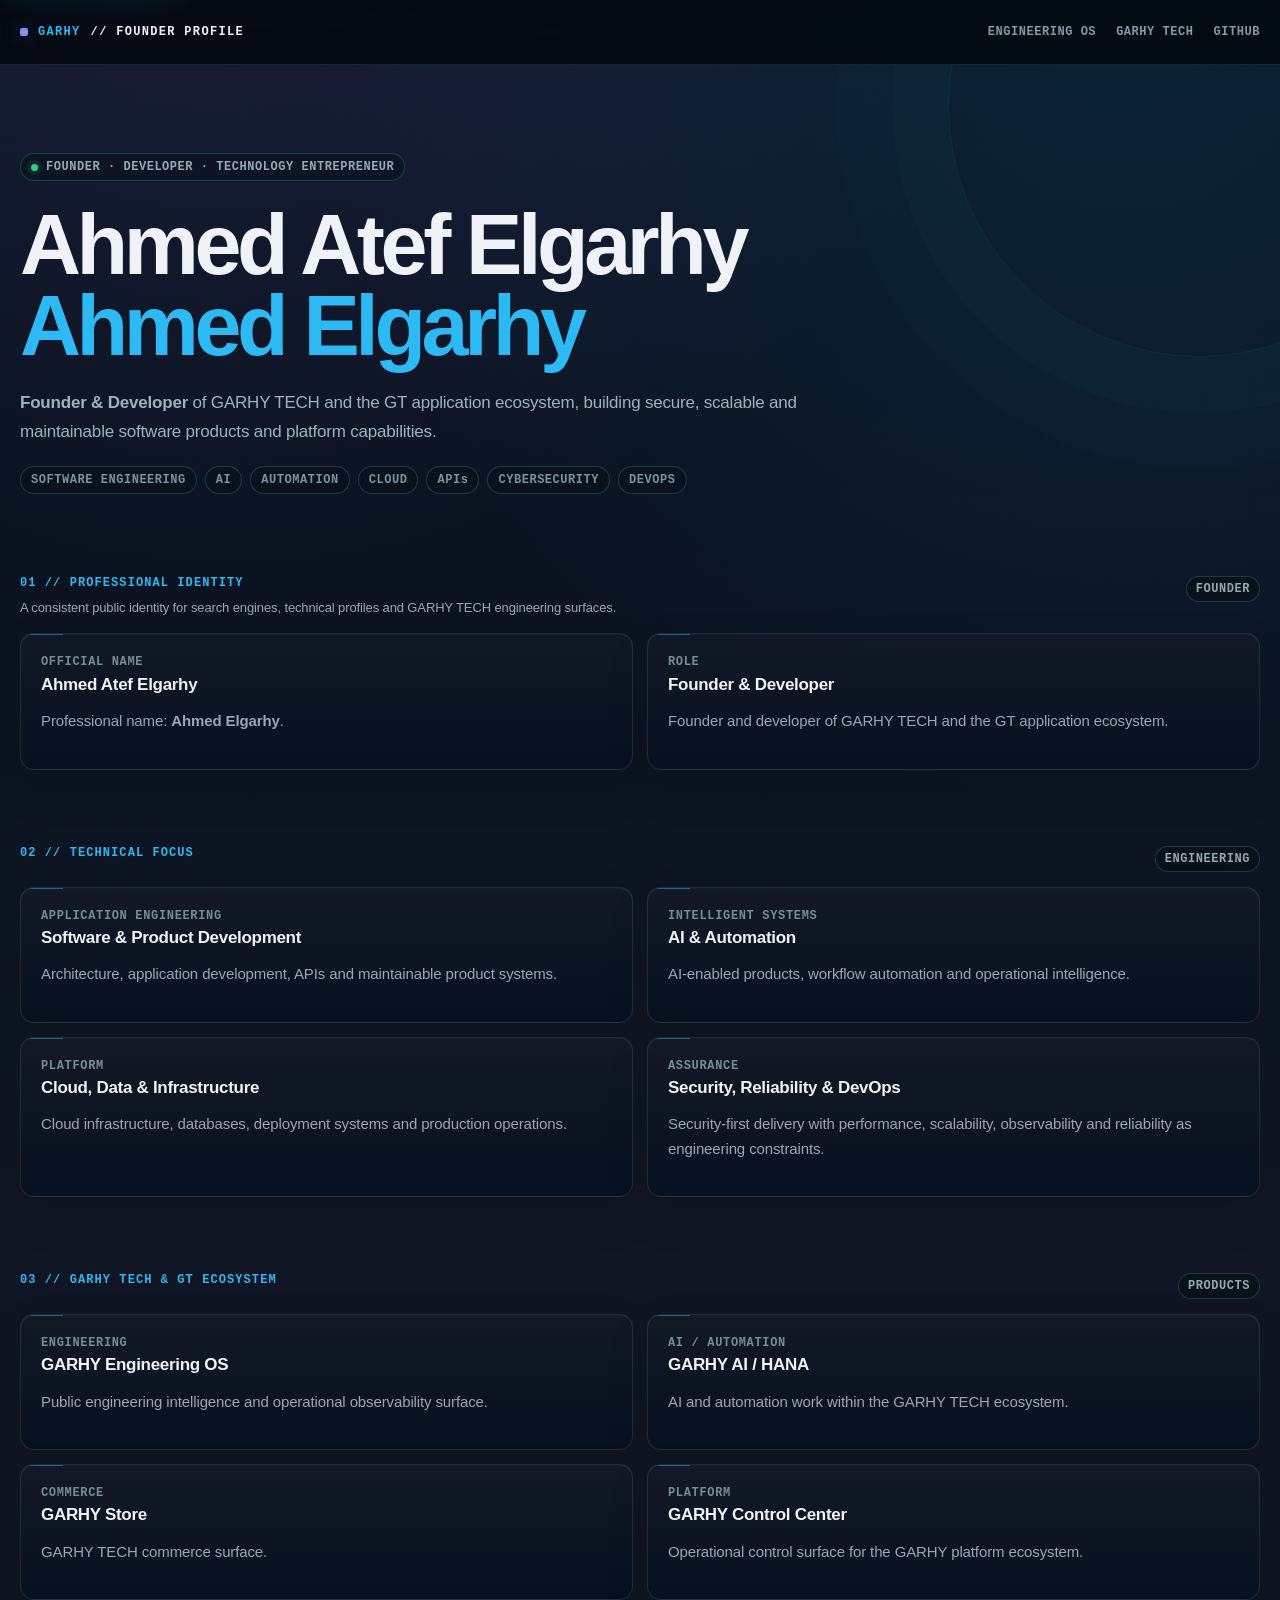
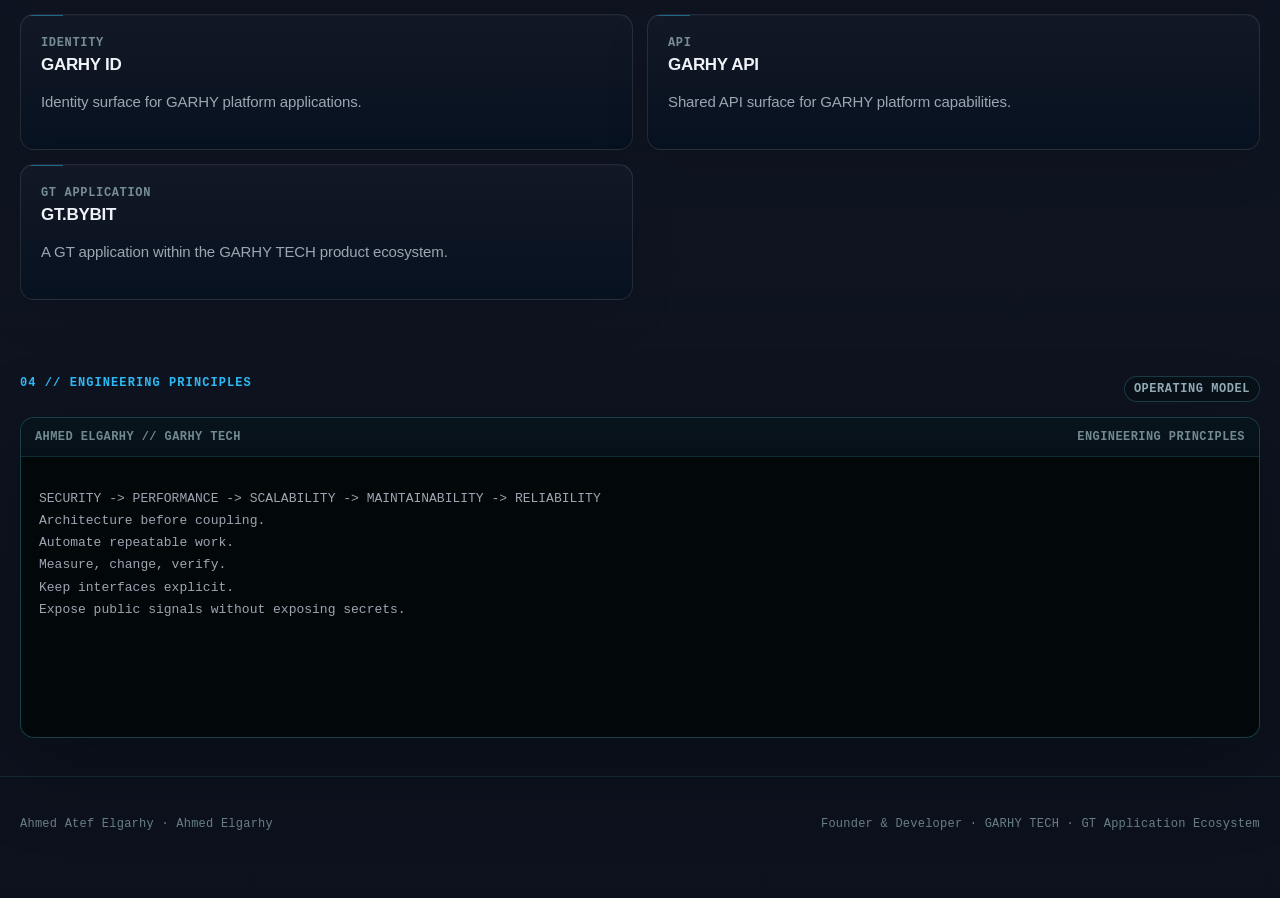
<file: docs/ahmed-elgarhy.html>
<!doctype html>
<html lang="en">
<head>
<meta charset="utf-8" />
<meta name="viewport" content="width=device-width,initial-scale=1,viewport-fit=cover" />
<meta name="theme-color" content="#03070a" />
<meta name="color-scheme" content="dark" />
<meta name="author" content="Ahmed Atef Elgarhy" />
<meta name="description" content="Official founder profile for Ahmed Atef Elgarhy, professionally known as Ahmed Elgarhy, Founder & Developer of GARHY TECH and the GT application ecosystem." />
<meta http-equiv="Content-Security-Policy" content="default-src 'self'; img-src 'self' data: https://raw.githubusercontent.com; style-src 'self'; script-src 'self'; connect-src 'self'; base-uri 'self'; form-action 'none'; frame-ancestors 'none'; upgrade-insecure-requests" />
<meta property="og:title" content="Ahmed Atef Elgarhy | Founder & Developer of GARHY TECH" />
<meta property="og:description" content="Founder & Developer of GARHY TECH and the GT application ecosystem, focused on software engineering, AI, automation, cloud, APIs, cybersecurity and DevOps." />
<meta property="og:type" content="profile" />
<meta property="og:url" content="https://garhy.tech/ahmed-elgarhy" />
<meta property="og:site_name" content="GARHY TECH" />
<meta name="twitter:card" content="summary" />
<link rel="canonical" href="https://garhy.tech/ahmed-elgarhy" />
<link rel="icon" href="./icon.svg" type="image/svg+xml" />
<link rel="stylesheet" href="./styles.css" />
<title>Ahmed Atef Elgarhy | Founder & Developer of GARHY TECH</title>
</head>
<body>
<a class="skip" href="#main">Skip to founder profile</a>
<header class="top"><div class="wrap nav"><a class="brand" href="./" aria-label="GARHY Engineering OS home"><b>GARHY</b> // FOUNDER PROFILE</a><nav class="navlinks" aria-label="Primary"><a href="./">ENGINEERING OS</a><a href="https://garhy.tech">GARHY TECH</a><a href="https://github.com/Garhy-tech">GITHUB</a></nav></div></header>

<main id="main" itemscope itemtype="https://schema.org/Person">
<meta itemprop="alternateName" content="Ahmed Elgarhy" />
<link itemprop="url" href="https://garhy.tech/ahmed-elgarhy" />
<link itemprop="sameAs" href="https://github.com/Garhy-tech" />

<section class="hero"><div class="wrap">
<div class="eyebrow"><span class="dot"></span> FOUNDER · DEVELOPER · TECHNOLOGY ENTREPRENEUR</div>
<h1 itemprop="name">Ahmed Atef Elgarhy<br><span class="accent">Ahmed Elgarhy</span></h1>
<p class="lead"><strong itemprop="jobTitle">Founder & Developer</strong> of <span itemprop="worksFor" itemscope itemtype="https://schema.org/Organization"><a itemprop="url" href="https://garhy.tech"><span itemprop="name">GARHY TECH</span></a></span> and the GT application ecosystem, building secure, scalable and maintainable software products and platform capabilities.</p>
<div class="statusbar"><span class="chip">SOFTWARE ENGINEERING</span><span class="chip">AI</span><span class="chip">AUTOMATION</span><span class="chip">CLOUD</span><span class="chip">APIs</span><span class="chip">CYBERSECURITY</span><span class="chip">DEVOPS</span></div>
</div></section>

<section class="section"><div class="wrap">
<div class="sectionhead"><div><h2>01 // PROFESSIONAL IDENTITY</h2><p class="muted">A consistent public identity for search engines, technical profiles and GARHY TECH engineering surfaces.</p></div><span class="sectiontag">FOUNDER</span></div>
<div class="grid intel">
<article class="card"><div class="label">OFFICIAL NAME</div><h3>Ahmed Atef Elgarhy</h3><p class="muted">Professional name: <strong>Ahmed Elgarhy</strong>.</p></article>
<article class="card"><div class="label">ROLE</div><h3>Founder & Developer</h3><p class="muted">Founder and developer of GARHY TECH and the GT application ecosystem.</p></article>
</div>
</div></section>

<section class="section"><div class="wrap">
<div class="sectionhead"><h2>02 // TECHNICAL FOCUS</h2><span class="sectiontag">ENGINEERING</span></div>
<div class="grid telemetry">
<article class="card"><div class="label">APPLICATION ENGINEERING</div><h3>Software & Product Development</h3><p class="muted">Architecture, application development, APIs and maintainable product systems.</p></article>
<article class="card"><div class="label">INTELLIGENT SYSTEMS</div><h3>AI & Automation</h3><p class="muted">AI-enabled products, workflow automation and operational intelligence.</p></article>
<article class="card"><div class="label">PLATFORM</div><h3>Cloud, Data & Infrastructure</h3><p class="muted">Cloud infrastructure, databases, deployment systems and production operations.</p></article>
<article class="card"><div class="label">ASSURANCE</div><h3>Security, Reliability & DevOps</h3><p class="muted">Security-first delivery with performance, scalability, observability and reliability as engineering constraints.</p></article>
</div>
</div></section>

<section class="section"><div class="wrap">
<div class="sectionhead"><h2>03 // GARHY TECH & GT ECOSYSTEM</h2><span class="sectiontag">PRODUCTS</span></div>
<div class="grid registry">
<article class="card"><div class="label">ENGINEERING</div><h3><a href="./">GARHY Engineering OS</a></h3><p class="muted">Public engineering intelligence and operational observability surface.</p></article>
<article class="card"><div class="label">AI / AUTOMATION</div><h3><a href="https://github.com/Garhy-tech/garhy-gpt-oss-cloud">GARHY AI / HANA</a></h3><p class="muted">AI and automation work within the GARHY TECH ecosystem.</p></article>
<article class="card"><div class="label">COMMERCE</div><h3><a href="https://store.garhy.tech">GARHY Store</a></h3><p class="muted">GARHY TECH commerce surface.</p></article>
<article class="card"><div class="label">PLATFORM</div><h3><a href="https://app.garhy.tech">GARHY Control Center</a></h3><p class="muted">Operational control surface for the GARHY platform ecosystem.</p></article>
<article class="card"><div class="label">IDENTITY</div><h3><a href="https://id.garhy.tech">GARHY ID</a></h3><p class="muted">Identity surface for GARHY platform applications.</p></article>
<article class="card"><div class="label">API</div><h3><a href="https://api.garhy.tech">GARHY API</a></h3><p class="muted">Shared API surface for GARHY platform capabilities.</p></article>
<article class="card"><div class="label">GT APPLICATION</div><h3><a href="https://bybit.garhy.tech">GT.BYBIT</a></h3><p class="muted">A GT application within the GARHY TECH product ecosystem.</p></article>
</div>
</div></section>

<section class="section"><div class="wrap">
<div class="sectionhead"><h2>04 // ENGINEERING PRINCIPLES</h2><span class="sectiontag">OPERATING MODEL</span></div>
<div class="terminal"><div class="termhead"><span>AHMED ELGARHY // GARHY TECH</span><span>ENGINEERING PRINCIPLES</span></div><div class="screen"><pre class="muted helptext">SECURITY -> PERFORMANCE -> SCALABILITY -> MAINTAINABILITY -> RELIABILITY
Architecture before coupling.
Automate repeatable work.
Measure, change, verify.
Keep interfaces explicit.
Expose public signals without exposing secrets.</pre></div></div>
</div></section>
</main>

<footer class="footer"><div class="wrap footerrow"><span>Ahmed Atef Elgarhy · Ahmed Elgarhy</span><span>Founder & Developer · GARHY TECH · GT Application Ecosystem</span></div></footer>
</body>
</html>
</file>
<file: docs/styles.css>
:root{
  --font-ui:Inter,"Segoe UI Variable","Segoe UI",Roboto,Helvetica,Arial,sans-serif;
  --font-mono:"Cascadia Code","SFMono-Regular",Consolas,"Liberation Mono",Menlo,monospace;
  --fs-xs:.75rem;
  --fs-sm:.8125rem;
  --fs-base:.9375rem;
  --fs-md:1.0625rem;
  --fs-lg:1.25rem;
  --fs-xl:1.75rem;
  --fs-display:clamp(3.25rem,6.6vw,5.75rem);
  --lh-tight:.96;
  --lh-heading:1.15;
  --lh-body:1.62;
  --lh-code:1.7;
  --track-tight:-.035em;
  --track-body:-.008em;
  --track-code:.055em;
  --bg:oklch(0.18 0.025 265);
  --bg-2:oklch(0.2 0.028 265);
  --surface:color-mix(in oklab,oklch(0.215 0.028 265) 92%,transparent);
  --surface-2:color-mix(in oklab,#07111F 94%,transparent);
  --line:oklch(1 0 0 / 10%);
  --line-strong:color-mix(in oklab,oklch(0.74 0.14 232) 42%,transparent);
  --text:oklch(0.96 0.008 265);
  --muted:oklch(0.72 0.02 265);
  --muted-2:oklch(0.62 0.02 265);
  --cyan:oklch(0.74 0.14 232);
  --green:#75e4a0;
  --amber:oklch(0.8 0.11 85);
  --red:#ff777c;
  --purple:oklch(0.68 0.17 298);--primary:oklch(0.7 0.15 255);--gold:oklch(0.8 0.11 85);--radius:14px;
}

html{scroll-behavior:smooth;color-scheme:dark}
*{box-sizing:border-box}
::selection{background:#0ea5b7;color:#f8feff}
body{
  margin:0;
  min-height:100vh;
  background:radial-gradient(circle at 18% -10%,color-mix(in oklab,var(--purple) 15%,transparent),transparent 28%),radial-gradient(circle at 88% 0,color-mix(in oklab,var(--cyan) 11%,transparent),transparent 30%),linear-gradient(180deg,#07111F 0%,var(--bg-2) 48%,var(--bg) 100%);
  color:var(--text);
  font-family:var(--font-ui);
  font-size:var(--fs-base);
  font-weight:400;
  line-height:var(--lh-body);
  letter-spacing:var(--track-body);
  -webkit-font-smoothing:antialiased;
  -moz-osx-font-smoothing:grayscale;
  text-rendering:optimizeLegibility;
  font-synthesis:none;
}
body:before{
  content:"";
  position:fixed;
  inset:0;
  z-index:-1;
  pointer-events:none;
  background-image:linear-gradient(rgba(114,244,255,.025) 1px,transparent 1px),linear-gradient(90deg,rgba(114,244,255,.02) 1px,transparent 1px);
  background-size:48px 48px;
  mask-image:linear-gradient(to bottom,rgba(0,0,0,.48),transparent 82%);
}
a{color:inherit;text-decoration:none}
button,input{font:inherit}

.brand,.navlinks,.eyebrow,.pill,.chip,.sectiontag,.healthbar,.label,.meta,.section h2,.metricrow strong,.policyline strong,.copilot-presets button,.copilot-answer,.termhead,.screen,.inputrow input,.footer{
  font-family:var(--font-mono);
  font-variant-numeric:tabular-nums;
}

.skip{
  position:fixed;
  inset:10px auto auto 10px;
  z-index:1000;
  transform:translateY(-180%);
  padding:10px 14px;
  border:1px solid #2b7786;
  border-radius:9px;
  background:#8af7ff;
  color:#021015;
  font-size:var(--fs-sm);
  font-weight:700;
  box-shadow:0 12px 40px rgba(0,229,255,.2);
}
.skip:focus{transform:none}
.wrap{width:min(1240px,calc(100% - 32px));margin-inline:auto}

.top{
  position:sticky;
  top:0;
  z-index:20;
  background:rgba(3,7,10,.82);
  border-bottom:1px solid rgba(97,211,230,.15);
  backdrop-filter:blur(18px) saturate(135%);
  -webkit-backdrop-filter:blur(18px) saturate(135%);
}
.nav{min-height:64px;display:flex;align-items:center;justify-content:space-between;gap:24px}
.brand{
  display:inline-flex;
  align-items:center;
  gap:10px;
  font-size:var(--fs-xs);
  font-weight:700;
  line-height:1;
  letter-spacing:.11em;
}
.brand:before{content:"";width:8px;height:8px;border-radius:2px;background:linear-gradient(135deg,var(--primary),var(--purple));box-shadow:0 0 18px color-mix(in oklab,var(--cyan) 45%,transparent)}
.brand b,.accent,h2{color:var(--cyan)}
.navlinks{display:flex;gap:20px;font-size:var(--fs-xs);font-weight:600;line-height:1;letter-spacing:.045em;color:#849aa4}
.navlinks a{position:relative;padding:8px 0;transition:color .16s ease}
.navlinks a:after{content:"";position:absolute;left:0;right:100%;bottom:0;height:1px;background:var(--cyan);transition:right .16s ease}
.navlinks a:hover,.navlinks a:focus-visible{color:#e9fcff}
.navlinks a:hover:after,.navlinks a:focus-visible:after{right:0}

.hero{position:relative;padding:88px 0 44px;overflow:hidden}
.hero:after{content:"";position:absolute;width:500px;height:500px;right:-170px;top:-210px;border:1px solid rgba(114,244,255,.07);border-radius:50%;box-shadow:0 0 0 56px rgba(114,244,255,.016),0 0 0 112px rgba(114,244,255,.01);pointer-events:none}
h1{
  max-width:1000px;
  margin:24px 0 22px;
  font-family:var(--font-ui);
  font-size:var(--fs-display);
  font-weight:700;
  line-height:var(--lh-tight);
  letter-spacing:-.052em;
  text-wrap:balance;
}
h1 .accent{font-weight:700}
.lead{
  max-width:860px;
  margin:0;
  color:#9fb2ba;
  font-size:var(--fs-md);
  font-weight:400;
  line-height:1.68;
  letter-spacing:-.012em;
  text-wrap:pretty;
}
.eyebrow,.pill,.chip,.sectiontag{
  display:inline-flex;
  align-items:center;
  gap:8px;
  border:1px solid rgba(73,167,184,.28);
  border-radius:999px;
  padding:7px 10px;
  background:rgba(7,17,23,.46);
  color:#91aab4;
  font-size:var(--fs-xs);
  font-weight:600;
  line-height:1;
  letter-spacing:.045em;
}
.dot,.health-dot{width:7px;height:7px;border-radius:50%;background:#2fd081;box-shadow:0 0 0 4px rgba(47,208,129,.08),0 0 15px rgba(47,208,129,.32)}
.statusbar{display:flex;gap:8px;flex-wrap:wrap;margin-top:20px}
.statusbar .chip{color:#78949d;background:rgba(6,14,19,.34)}
.healthbar{
  display:flex;
  align-items:center;
  gap:10px;
  flex-wrap:wrap;
  margin-top:24px;
  padding:13px 15px;
  border:1px solid rgba(55,153,169,.28);
  border-radius:var(--radius);
  background:linear-gradient(180deg,rgba(8,20,27,.84),rgba(4,12,17,.84));
  color:#8ea4ad;
  font-size:var(--fs-xs);
  font-weight:500;
  line-height:1.45;
  letter-spacing:.01em;
}
.healthbar strong{color:#effdff;font-size:inherit;font-weight:700;letter-spacing:.025em}
.healthbar.degraded .health-dot{background:#f59e0b;box-shadow:0 0 0 4px rgba(245,158,11,.08)}
.healthbar.stale .health-dot{background:#ef5f64;box-shadow:0 0 0 4px rgba(239,95,100,.08)}

.grid{display:grid;gap:14px}
.kpis{grid-template-columns:repeat(4,1fr);margin-top:22px}
.kpi,.card,.system,.node{
  position:relative;
  overflow:hidden;
  padding:20px;
  border:1px solid var(--line);
  border-radius:var(--radius);
  background:linear-gradient(180deg,var(--surface),var(--surface-2));
  box-shadow:inset 0 1px 0 rgba(255,255,255,.018),0 18px 50px rgba(0,0,0,.08);
  transition:border-color .18s ease,transform .18s ease,background .18s ease,box-shadow .18s ease;
}
.kpi:before,.card:before,.system:before,.node:before{content:"";position:absolute;left:0;top:0;width:42px;height:1px;background:var(--cyan);opacity:.48}
.system:hover,.node:hover,.card:hover{border-color:var(--line-strong);background:linear-gradient(180deg,rgba(10,28,36,.9),rgba(5,16,22,.92));transform:translateY(-1px);box-shadow:0 20px 55px rgba(0,0,0,.16)}
.label{
  color:#768d96;
  font-size:var(--fs-xs);
  font-weight:600;
  line-height:1.35;
  letter-spacing:var(--track-code);
}
.value{
  margin-top:8px;
  font-family:var(--font-ui);
  font-size:var(--fs-xl);
  font-weight:700;
  line-height:1.12;
  letter-spacing:-.035em;
  font-variant-numeric:tabular-nums;
}
.ok{color:var(--green)}.warn{color:#f5b74f}.bad{color:var(--red)}

.section{padding:38px 0}
.sectionhead{display:flex;align-items:flex-start;justify-content:space-between;gap:18px;margin-bottom:15px}
.sectionhead p{margin:7px 0 0;font-size:var(--fs-sm);line-height:1.6}
.section h2{
  margin:0;
  font-size:var(--fs-xs);
  font-weight:700;
  line-height:1.2;
  letter-spacing:.09em;
}
.sectiontag{padding:6px 9px;font-size:var(--fs-xs);white-space:nowrap;background:rgba(5,14,19,.52)}
.architecture{grid-template-columns:repeat(3,1fr)}
.registry,.telemetry,.intel{grid-template-columns:repeat(2,1fr)}
.topgap{margin-top:14px}
.systemtop{display:flex;justify-content:space-between;gap:12px}
.system h3,.card h3,.node h3{
  margin:4px 0 8px;
  font-family:var(--font-ui);
  font-size:var(--fs-md);
  font-weight:650;
  line-height:var(--lh-heading);
  letter-spacing:-.018em;
}
.system p,.card p,.node p{font-size:var(--fs-base);line-height:1.62}
.muted{color:var(--muted)}
.meta{
  margin-top:10px;
  color:#7f949d;
  font-size:var(--fs-xs);
  font-weight:500;
  line-height:var(--lh-code);
  letter-spacing:0;
}
.stack{display:flex;flex-wrap:wrap;gap:7px;margin-top:13px}
.stack .chip{transition:border-color .16s ease,color .16s ease,background .16s ease}
.stack .chip:hover,.stack .chip:focus-visible{border-color:var(--cyan);color:#eafeff;background:rgba(114,244,255,.05)}
.metricrow,.policyline{display:flex;align-items:center;justify-content:space-between;gap:16px;padding:10px 0;border-top:1px solid rgba(43,105,117,.18);color:#8197a0;font-size:var(--fs-sm)}
.metricrow strong,.policyline strong{color:#d8f5f9;font-size:var(--fs-xs);font-weight:700;line-height:1.45;letter-spacing:.01em}
.policyline strong.bad{color:#ef7f83}.policyline strong.warn{color:var(--amber)}
.budget{height:6px;margin-top:12px;border-radius:999px;overflow:hidden;background:#061016;border:1px solid rgba(48,128,142,.26)}
.budget i{display:block;height:100%;background:linear-gradient(90deg,var(--primary),var(--cyan));box-shadow:0 0 16px rgba(114,244,255,.28)}

.copilot{padding:18px;border:1px solid rgba(64,172,190,.34);border-radius:var(--radius);background:linear-gradient(180deg,rgba(7,18,25,.92),rgba(3,9,13,.96));box-shadow:inset 0 1px 0 rgba(255,255,255,.015)}
.copilot-presets{display:flex;flex-wrap:wrap;gap:8px}
.copilot-presets button{
  appearance:none;
  padding:9px 12px;
  border:1px solid rgba(56,143,158,.3);
  border-radius:8px;
  background:#08131a;
  color:#c7e8ed;
  font-size:var(--fs-xs);
  font-weight:600;
  line-height:1.35;
  letter-spacing:0;
  cursor:pointer;
  transition:all .16s ease;
}
.copilot-presets button:hover,.copilot-presets button:focus-visible{border-color:var(--cyan);color:#fff;background:rgba(114,244,255,.05)}
.copilot-answer{
  min-height:108px;
  margin-top:14px;
  padding:16px;
  border:1px solid rgba(39,103,115,.26);
  border-radius:10px;
  background:#02070a;
  color:#b6c9cf;
  white-space:pre-wrap;
  font-size:var(--fs-sm);
  font-weight:400;
  line-height:var(--lh-code);
  letter-spacing:0;
}

.terminal{overflow:hidden;border:1px solid rgba(64,172,190,.34);border-radius:var(--radius);background:#02070a;box-shadow:0 26px 90px rgba(0,0,0,.28),inset 0 1px 0 rgba(255,255,255,.015)}
.termhead{display:flex;justify-content:space-between;gap:10px;padding:11px 14px;border-bottom:1px solid rgba(40,110,122,.25);background:linear-gradient(180deg,#08141b,#061018);color:#718991;font-size:var(--fs-xs);font-weight:600;line-height:1.35;letter-spacing:.035em}
.screen{min-height:280px;padding:18px;color:#b7cbd1;font-size:var(--fs-sm);font-weight:400;line-height:var(--lh-code);letter-spacing:0}
.prompt{color:var(--cyan);font-weight:600}
.helptext,.pre{white-space:pre-wrap}
.answer{margin:6px 0 14px}
.inputrow{display:flex;align-items:center;gap:9px;border-top:1px solid rgba(40,110,122,.22);padding-top:11px}
.inputrow input{flex:1;min-width:0;background:transparent;border:0;outline:0;color:white;font-size:var(--fs-sm);font-weight:400;line-height:1.5;letter-spacing:0}
.inputrow input::placeholder{color:#536b74}
.inputrow input:focus-visible{box-shadow:0 1px 0 var(--cyan)}

.snake{width:100%;padding:13px;border:1px solid rgba(55,133,147,.24);border-radius:var(--radius);background:#04090d}
.footer{padding:38px 0 64px;border-top:1px solid rgba(54,130,144,.2);color:#677e87;font-size:var(--fs-xs);font-weight:500;line-height:1.55;letter-spacing:.02em}
.footerrow{display:flex;justify-content:space-between;gap:18px;flex-wrap:wrap}
.risk{font-weight:700}.risk.low{color:var(--green)}.risk.elevated{color:#efbd68}.risk.high,.risk.critical{color:var(--red)}
button,a,input{outline-offset:3px}
:focus-visible{outline:2px solid var(--cyan)}

@media(max-width:900px){
  .kpis,.architecture,.registry,.telemetry,.intel{grid-template-columns:1fr 1fr}
  .hero{padding-top:70px}
}
@media(max-width:640px){
  :root{--fs-display:clamp(2.75rem,13vw,3.5rem)}
  .wrap{width:min(100% - 22px,1240px)}
  .nav{min-height:58px}
  .navlinks{display:none}
  .hero{padding:54px 0 34px}
  .hero:after{opacity:.5}
  .lead{font-size:var(--fs-base);line-height:1.64}
  .kpis,.architecture,.registry,.telemetry,.intel{grid-template-columns:1fr}
  .section{padding:30px 0}
  .sectionhead{flex-direction:column;gap:8px}
  .termhead{flex-direction:column}
  .healthbar{align-items:flex-start}
  .metricrow,.policyline{align-items:flex-start;flex-direction:column;gap:4px}
  .copilot-presets{display:grid;grid-template-columns:1fr}
  .copilot-presets button{text-align:left}
  .kpi,.card,.system,.node{padding:17px}
}
@media(prefers-reduced-motion:reduce){
  html{scroll-behavior:auto}
  .kpi,.system,.node,.card,.navlinks a,.navlinks a:after,.copilot-presets button{transition:none}
  .system:hover,.node:hover,.card:hover{transform:none}
}
</file>
